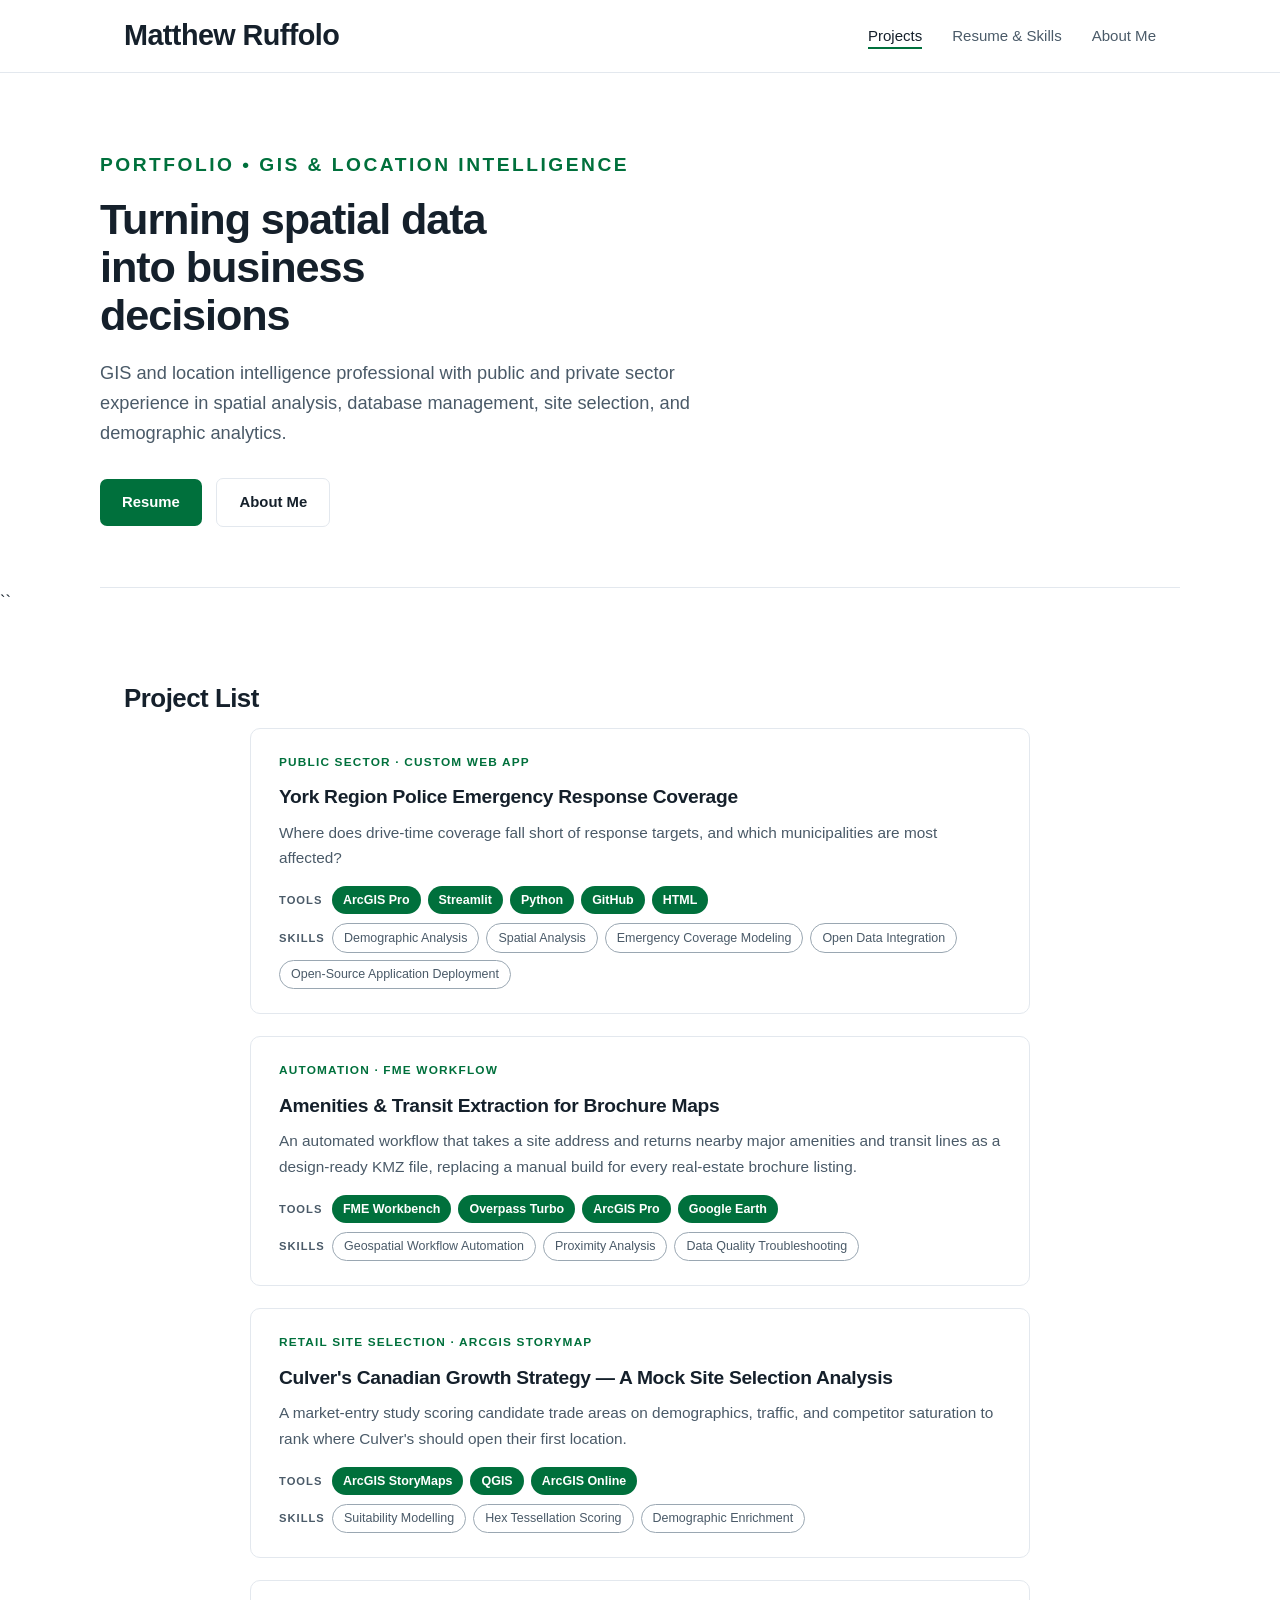
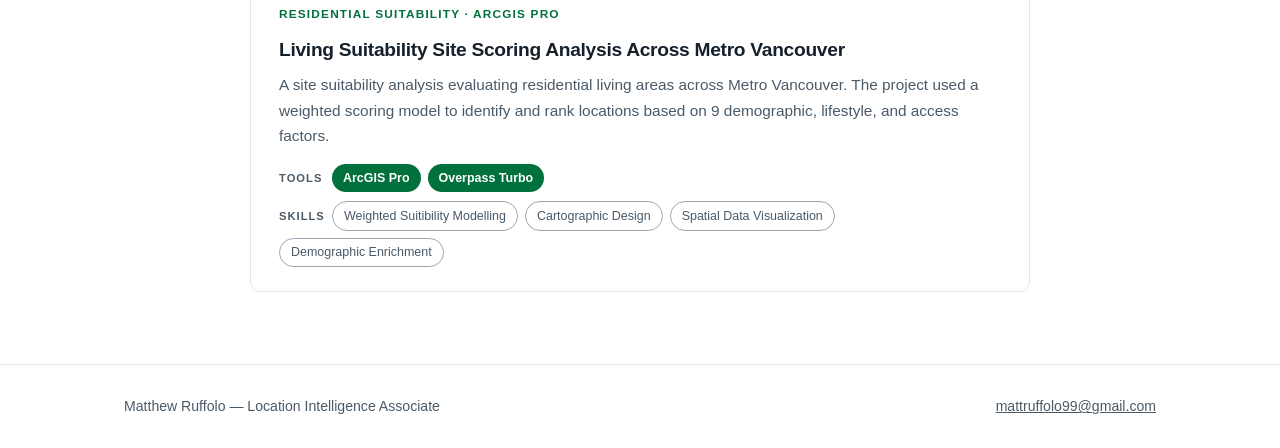
<file: index.html>
<!DOCTYPE html>
<html lang="en">
<head>
<meta charset="utf-8">
<meta name="viewport" content="width=device-width, initial-scale=1">
<title>Matthew Ruffolo — GIS & Location Intelligence</title>
<link rel="stylesheet" href="assets/css/style.css">
</head>
<body>

<header class="site">
  <div class="wrap nav">
    <a class="brand" href="index.html">Matthew Ruffolo</a>

    <ul>
      <li><a class="navlink active" href="index.html">Projects</a></li>
      <li><a class="navlink" href="resume.html">Resume &amp; Skills</a></li>
      <li><a class="navlink" href="about.html">About Me</a></li>
    </ul>
  </div>
</header>

<div class="wrap hero">

  <p class="eyebrow">
    Portfolio • GIS &amp; Location Intelligence
  </p>

  <h1>Turning spatial data into business decisions</h1>

  <p class="lede">
    GIS and location intelligence professional with public and private sector experience in spatial analysis, database management, site selection, and demographic analytics.
  </p>

  <a class="btn" href="resume.html">Resume</a>
  <a class="btn ghost" href="about.html">About Me</a>

</div>
``
  
<section class="band">
  <div class="wrap">
    <h2 class="sec">Project List</h2>

    <div class="cards">

 <a class="card" href="projects/york-region-police.html">
       <div class="body">
          <p class="kicker">Public Sector &middot; Custom Web App</p>
          <h3>York Region Police Emergency Response Coverage</h3>
          <p class="blurb">Where does drive-time coverage fall short of response targets, and which municipalities are most affected?</p>
          <div class="tagrow">
            <span class="label">Tools</span>
            <span class="pill tool">ArcGIS Pro</span>
            <span class="pill tool">Streamlit</span>
            <span class="pill tool">Python</span>
            <span class="pill tool">GitHub</span>
            <span class="pill tool">HTML</span>
          </div>
          <div class="tagrow">
            <span class="label">Skills</span>
            <span class="pill skill">Demographic Analysis</span>
            <span class="pill skill">Spatial Analysis</span>
            <span class="pill skill">Emergency Coverage Modeling</span>
            <span class="pill skill">Open Data Integration</span>
            <span class="pill skill">Open-Source Application Deployment</span>
          </div>
        </div>
      </a>

      <a class="card" href="projects/fme-amenities-transit.html">
        <div class="body">
          <p class="kicker">Automation &middot; FME Workflow</p>
          <h3>Amenities &amp; Transit Extraction for Brochure Maps</h3>
          <p class="blurb">An automated workflow that takes a site address and returns nearby major amenities and transit lines as a design-ready KMZ file, replacing a manual build for every real-estate brochure listing.</p>
          <div class="tagrow">
            <span class="label">Tools</span>
            <span class="pill tool">FME Workbench</span>
            <span class="pill tool">Overpass Turbo</span>
            <span class="pill tool">ArcGIS Pro</span>
            <span class="pill tool">Google Earth</span>
          </div>
          <div class="tagrow">
            <span class="label">Skills</span>
            <span class="pill skill">Geospatial Workflow Automation</span>
            <span class="pill skill">Proximity Analysis</span>
            <span class="pill skill">Data Quality Troubleshooting</span>
          </div>
        </div>
      </a>

      <a class="card" href="projects/culvers-site-selection.html">
        <div class="body">
          <p class="kicker">Retail Site Selection &middot; ArcGIS StoryMap</p>
          <h3>Culver's Canadian Growth Strategy — A Mock Site Selection Analysis</h3>
          <p class="blurb">A market-entry study scoring candidate trade areas on demographics, traffic, and competitor saturation to rank where Culver's should open their first location.</p>
          <div class="tagrow">
            <span class="label">Tools</span>
            <span class="pill tool">ArcGIS StoryMaps</span>
            <span class="pill tool">QGIS</span>
            <span class="pill tool">ArcGIS Online</span>
          </div>
          <div class="tagrow">
            <span class="label">Skills</span>
            <span class="pill skill">Suitability Modelling</span>
            <span class="pill skill">Hex Tessellation Scoring</span>
            <span class="pill skill">Demographic Enrichment</span>
          </div>
        </div>
      </a>

      <a class="card" href="projects/living_suitability_score.html">
        <div class="body">
          <p class="kicker">Residential Suitability &middot; ArcGIS Pro</p>
          <h3>Living Suitability Site Scoring Analysis Across Metro Vancouver</h3>
          <p class="blurb">A site suitability analysis evaluating residential living areas across Metro Vancouver. The project used a weighted scoring model to identify and rank locations based on 9 demographic, lifestyle, and access factors.</p>
          <div class="tagrow">
            <span class="label">Tools</span>
            <span class="pill tool">ArcGIS Pro</span>
            <span class="pill tool">Overpass Turbo</span>
          </div>
          <div class="tagrow">
            <span class="label">Skills</span>
            <span class="pill skill">Weighted Suitibility Modelling</span>
            <span class="pill skill">Cartographic Design</span>
            <span class="pill skill">Spatial Data Visualization</span>
             <span class="pill skill">Demographic Enrichment</span>
          </div>
        </div>
      </a>

    </div>
  </div>
</section>

<footer class="site">
  <div class="wrap" style="display:flex;justify-content:space-between;flex-wrap:wrap;gap:10px;">
    <span>Matthew Ruffolo — Location Intelligence Associate</span>
    <span><a href="mailto:mattruffolo99@gmail.com">mattruffolo99@gmail.com</a></span>
  </div>
</footer>

</body>
</html>
</file>
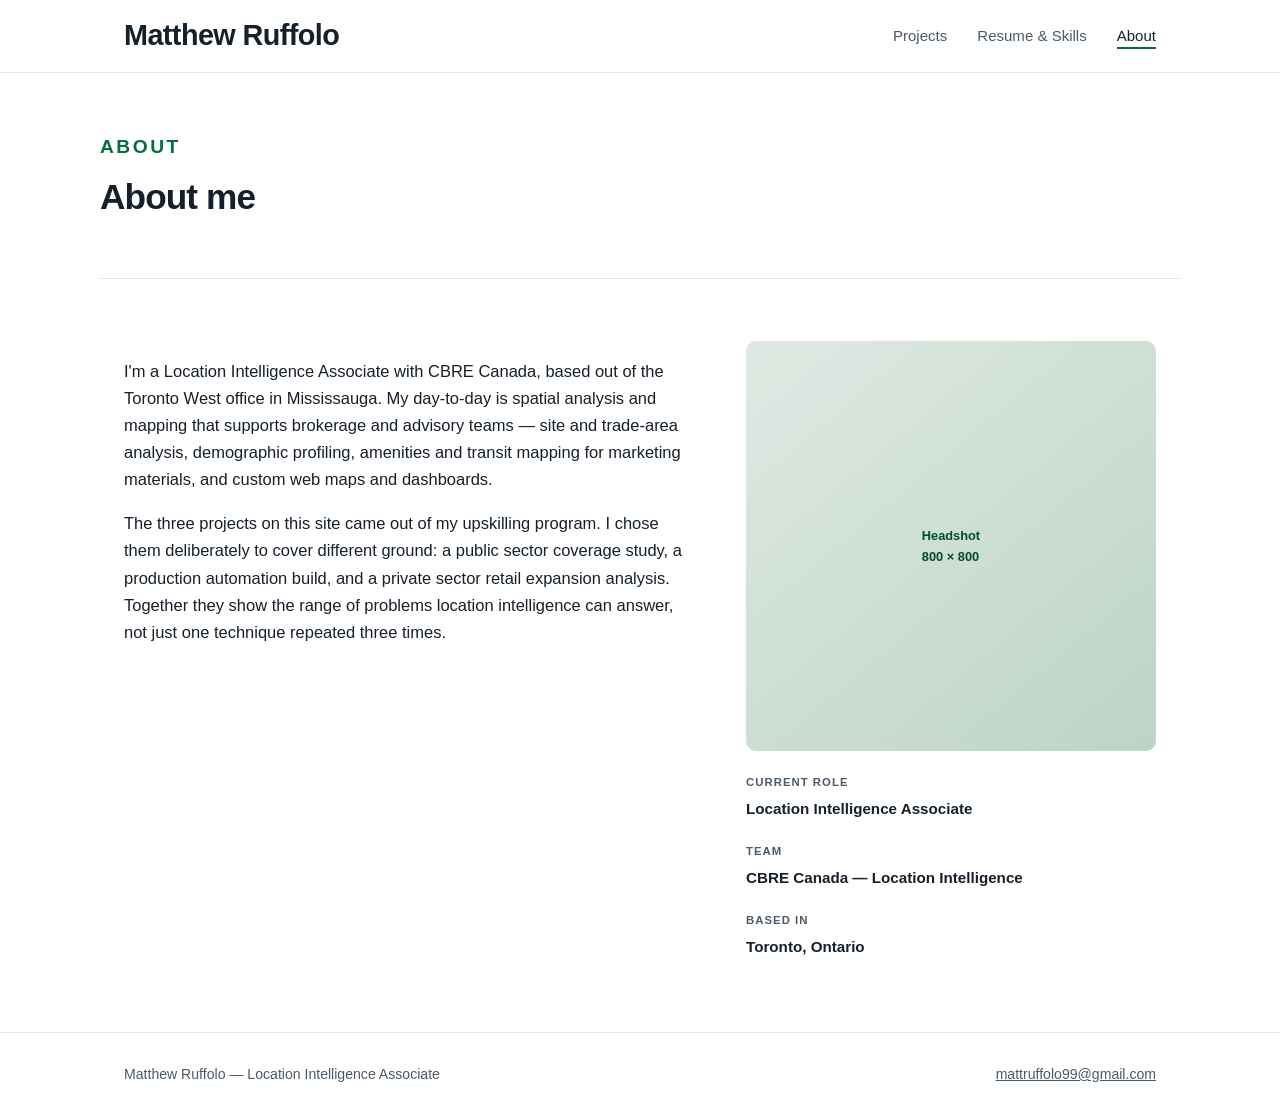
<file: about.html>
<!DOCTYPE html>
<html lang="en">
<head>
<meta charset="utf-8">
<meta name="viewport" content="width=device-width, initial-scale=1">
<title>About — Matthew Ruffolo</title>
<link rel="stylesheet" href="assets/css/style.css">
</head>
<body>

<header class="site">
  <div class="wrap nav">
    <a class="brand" href="index.html">Matthew Ruffolo</a>
    <ul>
      <li><a class="navlink" href="index.html">Projects</a></li>
      <li><a class="navlink" href="resume.html">Resume &amp; Skills</a></li>
      <li><a class="navlink active" href="about.html">About</a></li>
    </ul>
  </div>
</header>
<div class="wrap hero" style="padding:58px 0 44px;">
  <p class="eyebrow">About</p>
  <h1 style="font-size:2.2rem;max-width:22ch;">About me</h1>
</div>

<section class="band">
  <div class="wrap two-col">
    <div class="step-block">
      <p>I'm a Location Intelligence Associate with CBRE Canada, based out of the Toronto West office in Mississauga. My day-to-day is spatial analysis and mapping that supports brokerage and advisory teams — site and trade-area analysis, demographic profiling, amenities and transit mapping for marketing materials, and custom web maps and dashboards.</p>

      <p>The three projects on this site came out of my upskilling program. I chose them deliberately to cover different ground: a public sector coverage study, a production automation build, and a private sector retail expansion analysis. Together they show the range of problems location intelligence can answer, not just one technique repeated three times.</p>

    </div>
    <div>
      <div class="portrait">Headshot<br>800 &times; 800</div>
      <div class="meta" style="margin-top:22px;border-top:0;padding-top:0;grid-template-columns:1fr;">
        <div><span>Current Role</span><strong>Location Intelligence Associate</strong></div>
        <div><span>Team</span><strong>CBRE Canada — Location Intelligence</strong></div>
        <div><span>Based in</span><strong>Toronto, Ontario</strong></div>
      </div>
    </div>
  </div>
</section>

<footer class="site">
  <div class="wrap" style="display:flex;justify-content:space-between;flex-wrap:wrap;gap:10px;">
    <span>Matthew Ruffolo — Location Intelligence Associate</span>
    <span><a href="mailto:mattruffolo99@gmail.com">mattruffolo99@gmail.com</a></span>
  </div>
</footer>

</body>
</html>
</file>
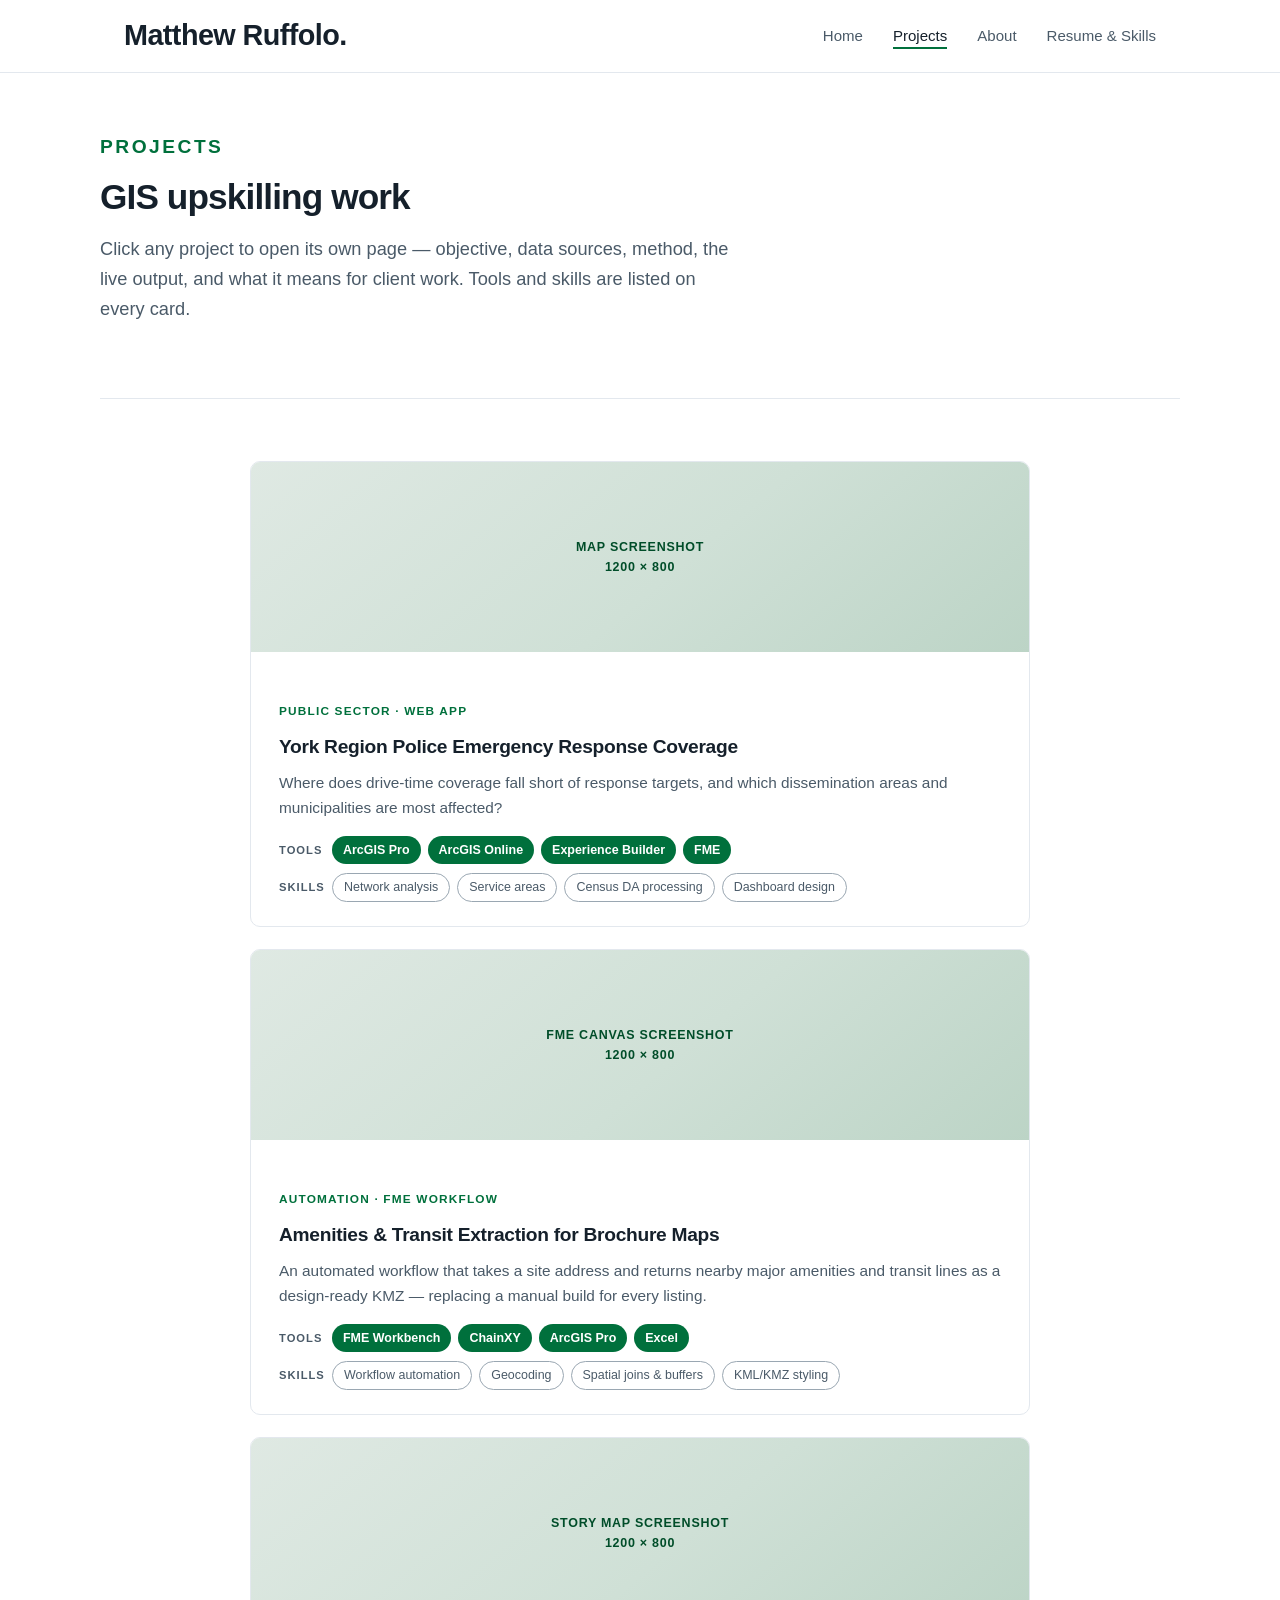
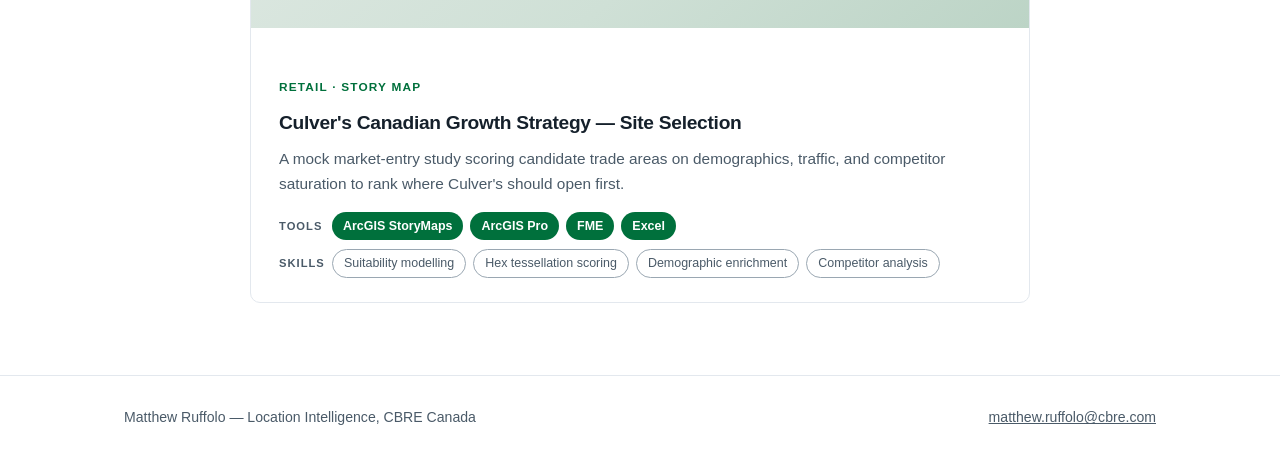
<file: projects.html>
<!DOCTYPE html>
<html lang="en">
<head>
<meta charset="utf-8">
<meta name="viewport" content="width=device-width, initial-scale=1">
<title>Projects — Matthew Ruffolo</title>
<link rel="stylesheet" href="assets/css/style.css">
</head>
<body>

<header class="site">
  <div class="wrap nav">
    <a class="brand" href="index.html">Matthew Ruffolo<span>.</span></a>
    <ul>
      <li><a class="navlink" href="index.html">Home</a></li>
      <li><a class="navlink active" href="projects.html">Projects</a></li>
      <li><a class="navlink" href="about.html">About</a></li>
      <li><a class="navlink" href="resume.html">Resume &amp; Skills</a></li>
    </ul>
  </div>
</header>

<div class="wrap hero" style="padding:58px 0 44px;">
  <p class="eyebrow">Projects</p>
  <h1 style="font-size:2.2rem;max-width:24ch;">GIS upskilling work</h1>
  <p class="lede">Click any project to open its own page — objective, data sources, method, the live output, and what it means for client work. Tools and skills are listed on every card.</p>
</div>

<section class="band">
  <div class="wrap">
    <div class="cards">

      <a class="card" href="projects/york-region-police.html">
        <div class="thumb">Map screenshot<br>1200 &times; 800</div>
        <div class="body">
          <p class="kicker">Public Sector · Web App</p>
          <h3>York Region Police Emergency Response Coverage</h3>
          <p class="blurb">Where does drive-time coverage fall short of response targets, and which dissemination areas and municipalities are most affected?</p>
          <div class="tagrow">
            <span class="label">Tools</span>
            <span class="pill tool">ArcGIS Pro</span>
            <span class="pill tool">ArcGIS Online</span>
            <span class="pill tool">Experience Builder</span>
            <span class="pill tool">FME</span>
          </div>
          <div class="tagrow">
            <span class="label">Skills</span>
            <span class="pill skill">Network analysis</span>
            <span class="pill skill">Service areas</span>
            <span class="pill skill">Census DA processing</span>
            <span class="pill skill">Dashboard design</span>
          </div>
        </div>
      </a>

      <a class="card" href="projects/fme-amenities-transit.html">
        <div class="thumb">FME canvas screenshot<br>1200 &times; 800</div>
        <div class="body">
          <p class="kicker">Automation · FME Workflow</p>
          <h3>Amenities &amp; Transit Extraction for Brochure Maps</h3>
          <p class="blurb">An automated workflow that takes a site address and returns nearby major amenities and transit lines as a design-ready KMZ — replacing a manual build for every listing.</p>
          <div class="tagrow">
            <span class="label">Tools</span>
            <span class="pill tool">FME Workbench</span>
            <span class="pill tool">ChainXY</span>
            <span class="pill tool">ArcGIS Pro</span>
            <span class="pill tool">Excel</span>
          </div>
          <div class="tagrow">
            <span class="label">Skills</span>
            <span class="pill skill">Workflow automation</span>
            <span class="pill skill">Geocoding</span>
            <span class="pill skill">Spatial joins &amp; buffers</span>
            <span class="pill skill">KML/KMZ styling</span>
          </div>
        </div>
      </a>

      <a class="card" href="projects/culvers-site-selection.html">
        <div class="thumb">Story map screenshot<br>1200 &times; 800</div>
        <div class="body">
          <p class="kicker">Retail · Story Map</p>
          <h3>Culver's Canadian Growth Strategy — Site Selection</h3>
          <p class="blurb">A mock market-entry study scoring candidate trade areas on demographics, traffic, and competitor saturation to rank where Culver's should open first.</p>
          <div class="tagrow">
            <span class="label">Tools</span>
            <span class="pill tool">ArcGIS StoryMaps</span>
            <span class="pill tool">ArcGIS Pro</span>
            <span class="pill tool">FME</span>
            <span class="pill tool">Excel</span>
          </div>
          <div class="tagrow">
            <span class="label">Skills</span>
            <span class="pill skill">Suitability modelling</span>
            <span class="pill skill">Hex tessellation scoring</span>
            <span class="pill skill">Demographic enrichment</span>
            <span class="pill skill">Competitor analysis</span>
          </div>
        </div>
      </a>

    </div>
  </div>
</section>

<footer class="site">
  <div class="wrap" style="display:flex;justify-content:space-between;width:100%;flex-wrap:wrap;gap:10px;">
    <span>Matthew Ruffolo — Location Intelligence, CBRE Canada</span>
    <span><a href="mailto:matthew.ruffolo@cbre.com">matthew.ruffolo@cbre.com</a></span>
  </div>
</footer>

</body>
</html>
</file>
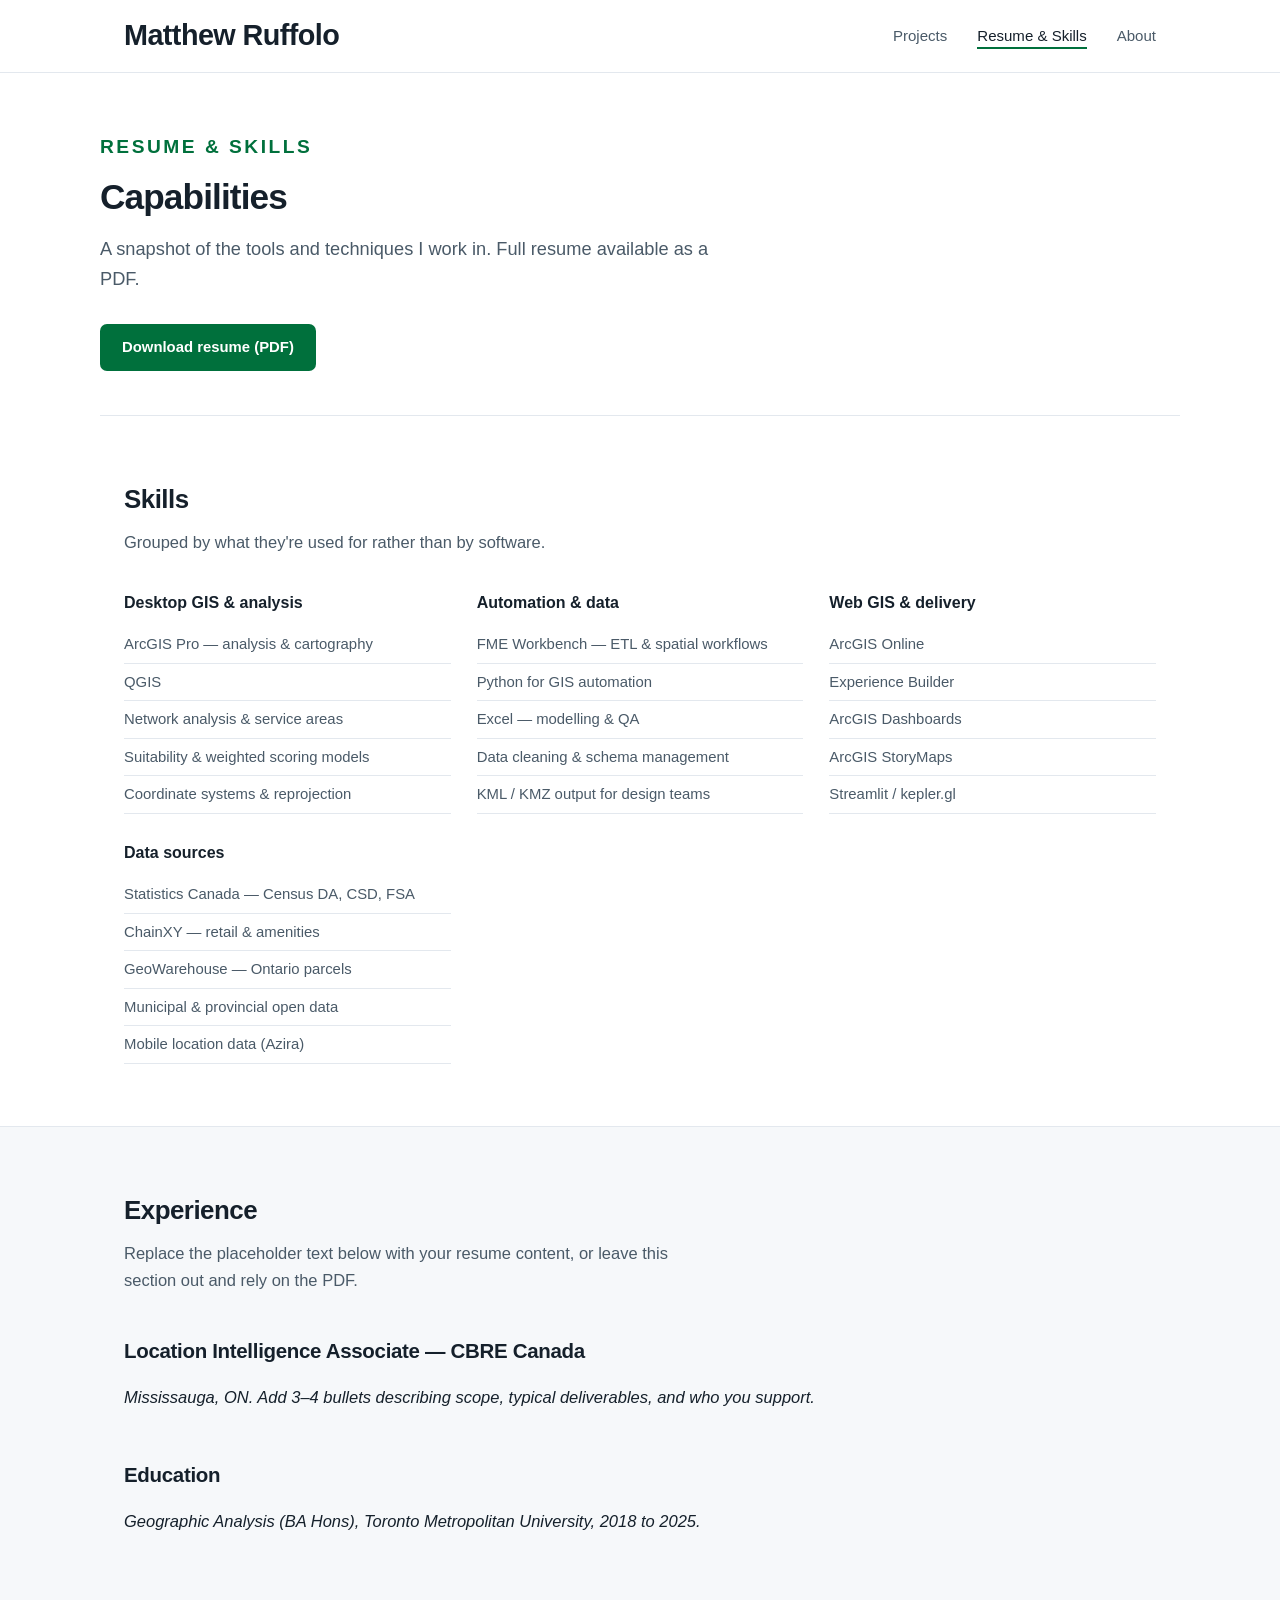
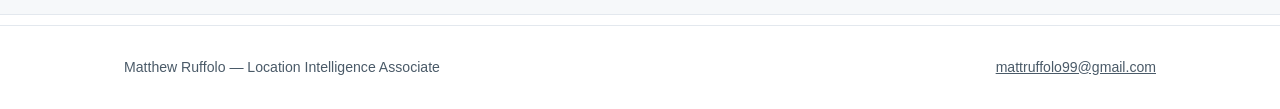
<file: resume.html>
<!DOCTYPE html>
<html lang="en">
<head>
<meta charset="utf-8">
<meta name="viewport" content="width=device-width, initial-scale=1">
<title>Resume & Skills — Matthew Ruffolo</title>
<link rel="stylesheet" href="assets/css/style.css">
</head>
<body>

<header class="site">
  <div class="wrap nav">
    <a class="brand" href="index.html">Matthew Ruffolo</a>
    <ul>
      <li><a class="navlink" href="index.html">Projects</a></li>
      <li><a class="navlink active" href="resume.html">Resume &amp; Skills</a></li>
      <li><a class="navlink" href="about.html">About</a></li>
    </ul>
  </div>
</header>
<div class="wrap hero" style="padding:58px 0 44px;">
  <p class="eyebrow">Resume &amp; Skills</p>
  <h1 style="font-size:2.2rem;max-width:24ch;">Capabilities</h1>
  <p class="lede">A snapshot of the tools and techniques I work in. Full resume available as a PDF.</p>
  <a class="btn" href="assets/Matthew_Ruffolo_Resume.pdf">Download resume (PDF)</a>
</div>

<section class="band">
  <div class="wrap">
    <h2 class="sec">Skills</h2>
    <p class="sec-sub">Grouped by what they're used for rather than by software.</p>
    <div class="skillgrid">
      <div>
        <h3>Desktop GIS &amp; analysis</h3>
        <ul>
          <li>ArcGIS Pro — analysis &amp; cartography</li>
          <li>QGIS</li>
          <li>Network analysis &amp; service areas</li>
          <li>Suitability &amp; weighted scoring models</li>
          <li>Coordinate systems &amp; reprojection</li>
        </ul>
      </div>
      <div>
        <h3>Automation &amp; data</h3>
        <ul>
          <li>FME Workbench — ETL &amp; spatial workflows</li>
          <li>Python for GIS automation</li>
          <li>Excel — modelling &amp; QA</li>
          <li>Data cleaning &amp; schema management</li>
          <li>KML / KMZ output for design teams</li>
        </ul>
      </div>
      <div>
        <h3>Web GIS &amp; delivery</h3>
        <ul>
          <li>ArcGIS Online</li>
          <li>Experience Builder</li>
          <li>ArcGIS Dashboards</li>
          <li>ArcGIS StoryMaps</li>
          <li>Streamlit / kepler.gl</li>
        </ul>
      </div>
      <div>
        <h3>Data sources</h3>
        <ul>
          <li>Statistics Canada — Census DA, CSD, FSA</li>
          <li>ChainXY — retail &amp; amenities</li>
          <li>GeoWarehouse — Ontario parcels</li>
          <li>Municipal &amp; provincial open data</li>
          <li>Mobile location data (Azira)</li>
        </ul>
      </div>
    </div>
  </div>
</section>

<section class="band alt">
  <div class="wrap">
    <h2 class="sec">Experience</h2>
    <p class="sec-sub">Replace the placeholder text below with your resume content, or leave this section out and rely on the PDF.</p>
    <div class="step-block">
      <h2>Location Intelligence Associate — CBRE Canada</h2>
      <p><em>Mississauga, ON. Add 3–4 bullets describing scope, typical deliverables, and who you support.</em></p>
      <h2>Education</h2>
      <p><em>Geographic Analysis (BA Hons), Toronto Metropolitan University, 2018 to 2025.</em></p>
    </div>
  </div>
</section>

<footer class="site">
  <div class="wrap" style="display:flex;justify-content:space-between;flex-wrap:wrap;gap:10px;">
    <span>Matthew Ruffolo — Location Intelligence Associate</span>
    <span><a href="mailto:mattruffolo99@gmail.com">mattruffolo99@gmail.com</a></span>
  </div>
</footer>

</body>
</html>
</file>
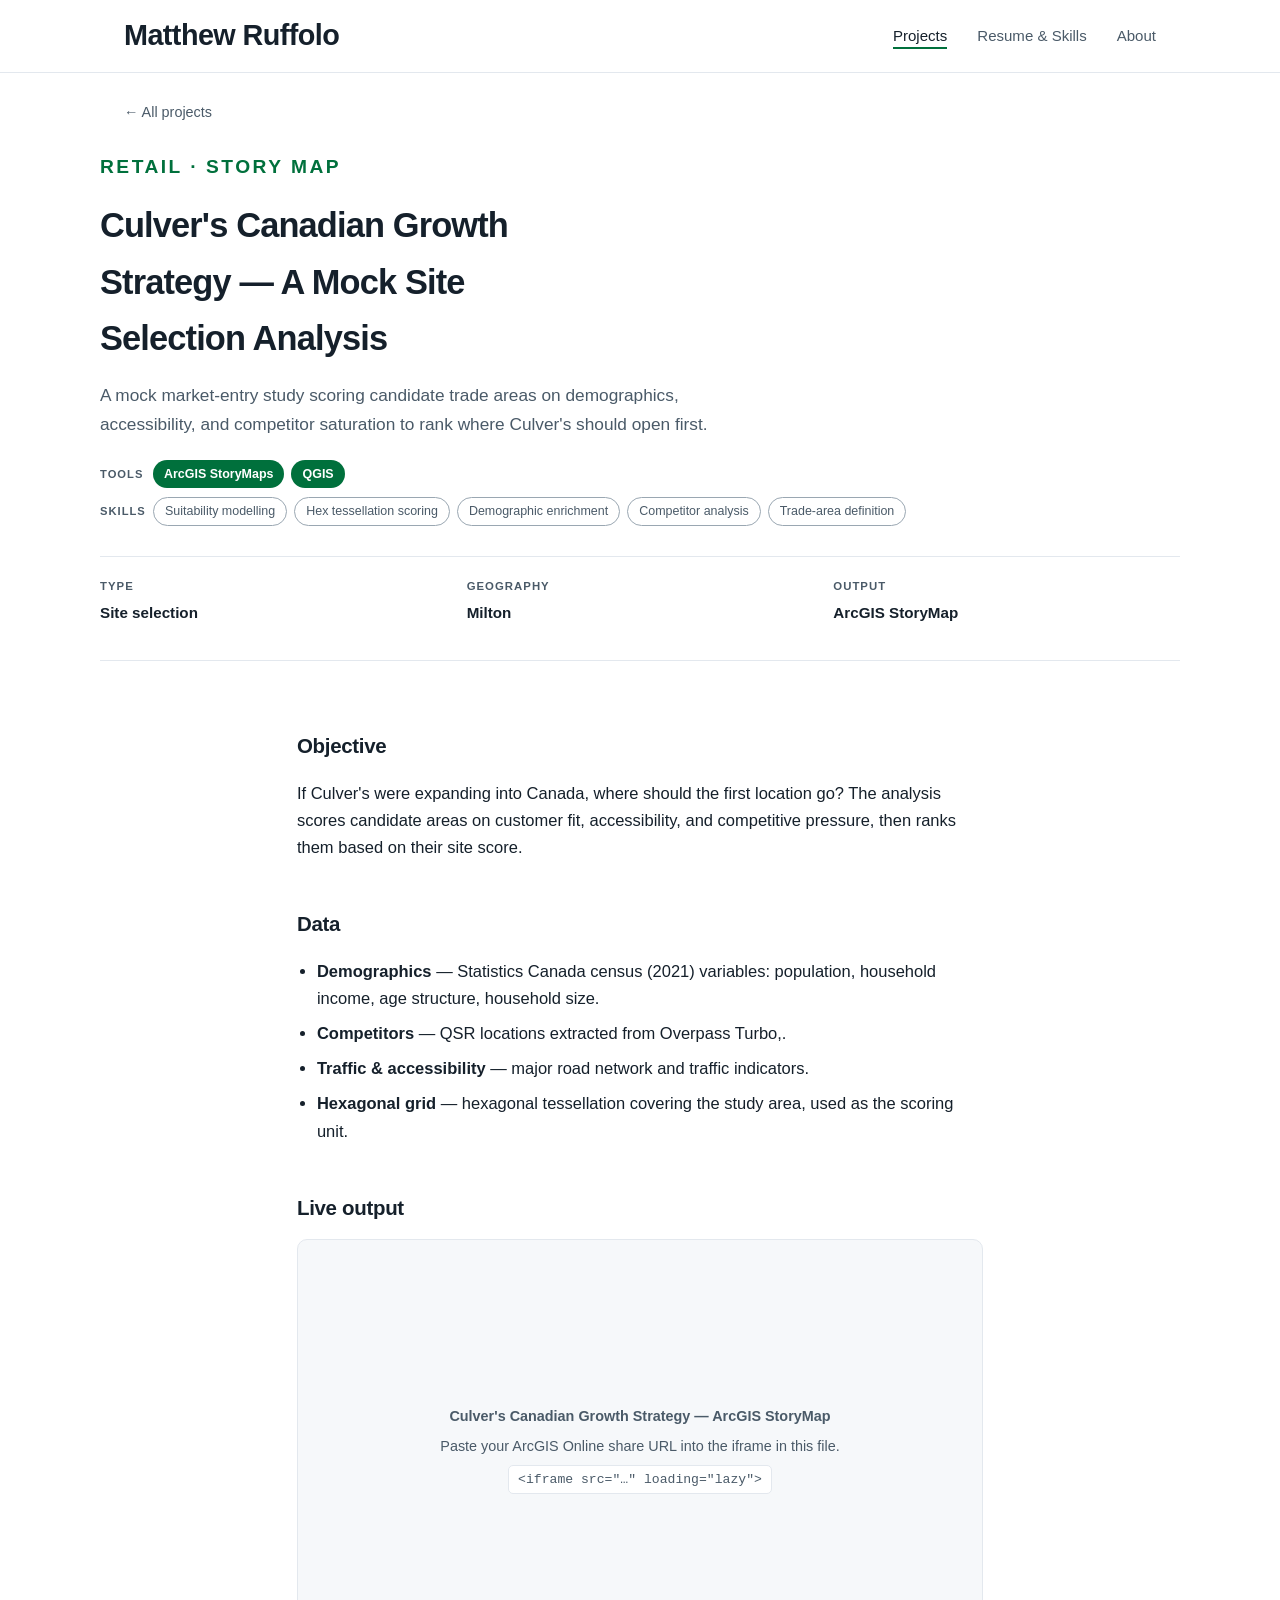
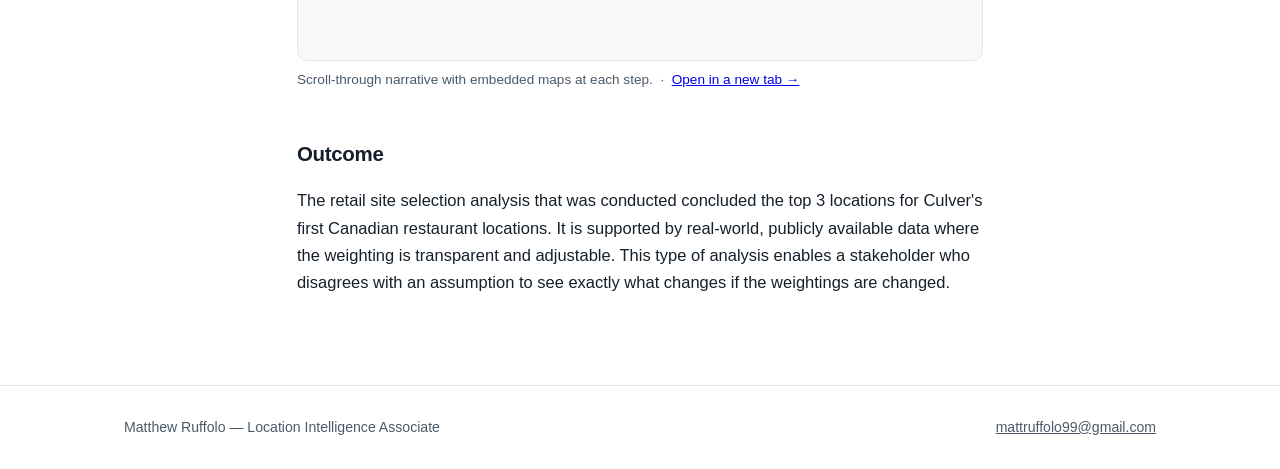
<file: projects/culvers-site-selection.html>
<!DOCTYPE html>
<html lang="en">
<head>
<meta charset="utf-8">
<meta name="viewport" content="width=device-width, initial-scale=1">
<title>Culver's Site Selection — Matthew Ruffolo</title>
<link rel="stylesheet" href="../assets/css/style.css">
</head>
<body>

<header class="site">
  <div class="wrap nav">
    <a class="brand" href="../index.html">Matthew Ruffolo</a>
    <ul>
      <li><a class="navlink active" href="../index.html">Projects</a></li>
      <li><a class="navlink" href="../resume.html">Resume &amp; Skills</a></li>
      <li><a class="navlink" href="../about.html">About</a></li>
    </ul>
  </div>
</header>

<div class="wrap">
  <a class="back" href="../index.html">&larr; All projects</a>
</div>

<div class="wrap proj-head">
  <p class="eyebrow">Retail &middot; Story Map</p>
  <h1>Culver's Canadian Growth Strategy — A Mock Site Selection Analysis</h1>
  <p class="lede">A mock market-entry study scoring candidate trade areas on demographics, accessibility, and competitor saturation to rank where Culver's should open first.</p>
  <div class="tagrow">
    <span class="label">Tools</span>
    <span class="pill tool">ArcGIS StoryMaps</span>
    <span class="pill tool">QGIS</span>
  </div>
  <div class="tagrow">
    <span class="label">Skills</span>
    <span class="pill skill">Suitability modelling</span>
    <span class="pill skill">Hex tessellation scoring</span>
    <span class="pill skill">Demographic enrichment</span>
    <span class="pill skill">Competitor analysis</span>
    <span class="pill skill">Trade-area definition</span>
  </div>
  <div class="meta">
    <div><span>Type</span><strong>Site selection</strong></div>
    <div><span>Geography</span><strong>Milton</strong></div>
    <div><span>Output</span><strong>ArcGIS StoryMap</strong></div>
  </div>
</div>

<section class="band">
  <div class="wrap step-block">
    <h2>Objective</h2>
    <p>If Culver's were expanding into Canada, where should the first location go? The analysis scores candidate areas on customer fit, accessibility, and competitive pressure, then ranks them based on their site score.</p>

    <h2>Data</h2>
    <ul>
      <li><strong>Demographics</strong> — Statistics Canada census (2021) variables: population, household income, age structure, household size.</li>
      <li><strong>Competitors</strong> — QSR locations extracted from Overpass Turbo,.</li>
      <li><strong>Traffic &amp; accessibility</strong> — major road network and traffic indicators.</li>
      <li><strong>Hexagonal grid</strong> — hexagonal tessellation covering the study area, used as the scoring unit.</li>
    </ul>

<h2>Live output</h2>
    <div class="embed">
      <!-- Replace this placeholder block with your iframe:
           <iframe src="PASTE_ARCGIS_ONLINE_URL" loading="lazy" allowfullscreen></iframe> -->
      <div class="placeholder">
        <strong>Culver's Canadian Growth Strategy — ArcGIS StoryMap</strong>
        <span>Paste your ArcGIS Online share URL into the iframe in this file.</span>
        <code>&lt;iframe src="…" loading="lazy"&gt;</code>
      </div>
    </div>
    <p class="embed-note">Scroll-through narrative with embedded maps at each step. &nbsp;·&nbsp; <a href="#">Open in a new tab &rarr;</a></p>

    <h2>Outcome</h2>
    <p>The retail site selection analysis that was conducted concluded the top 3 locations for Culver's first Canadian restaurant locations. It is supported by real-world, publicly available data where the weighting is transparent and adjustable. This type of analysis enables a stakeholder who disagrees with an assumption to see exactly what changes if the weightings are changed.</p>

  </div>
</section>

<footer class="site">
  <div class="wrap" style="display:flex;justify-content:space-between;flex-wrap:wrap;gap:10px;">
    <span>Matthew Ruffolo — Location Intelligence Associate</span>
    <span><a href="mailto:mattruffolo99@gmail.com">mattruffolo99@gmail.com</a></span>
  </div>
</footer>

</body>
</html>
</file>
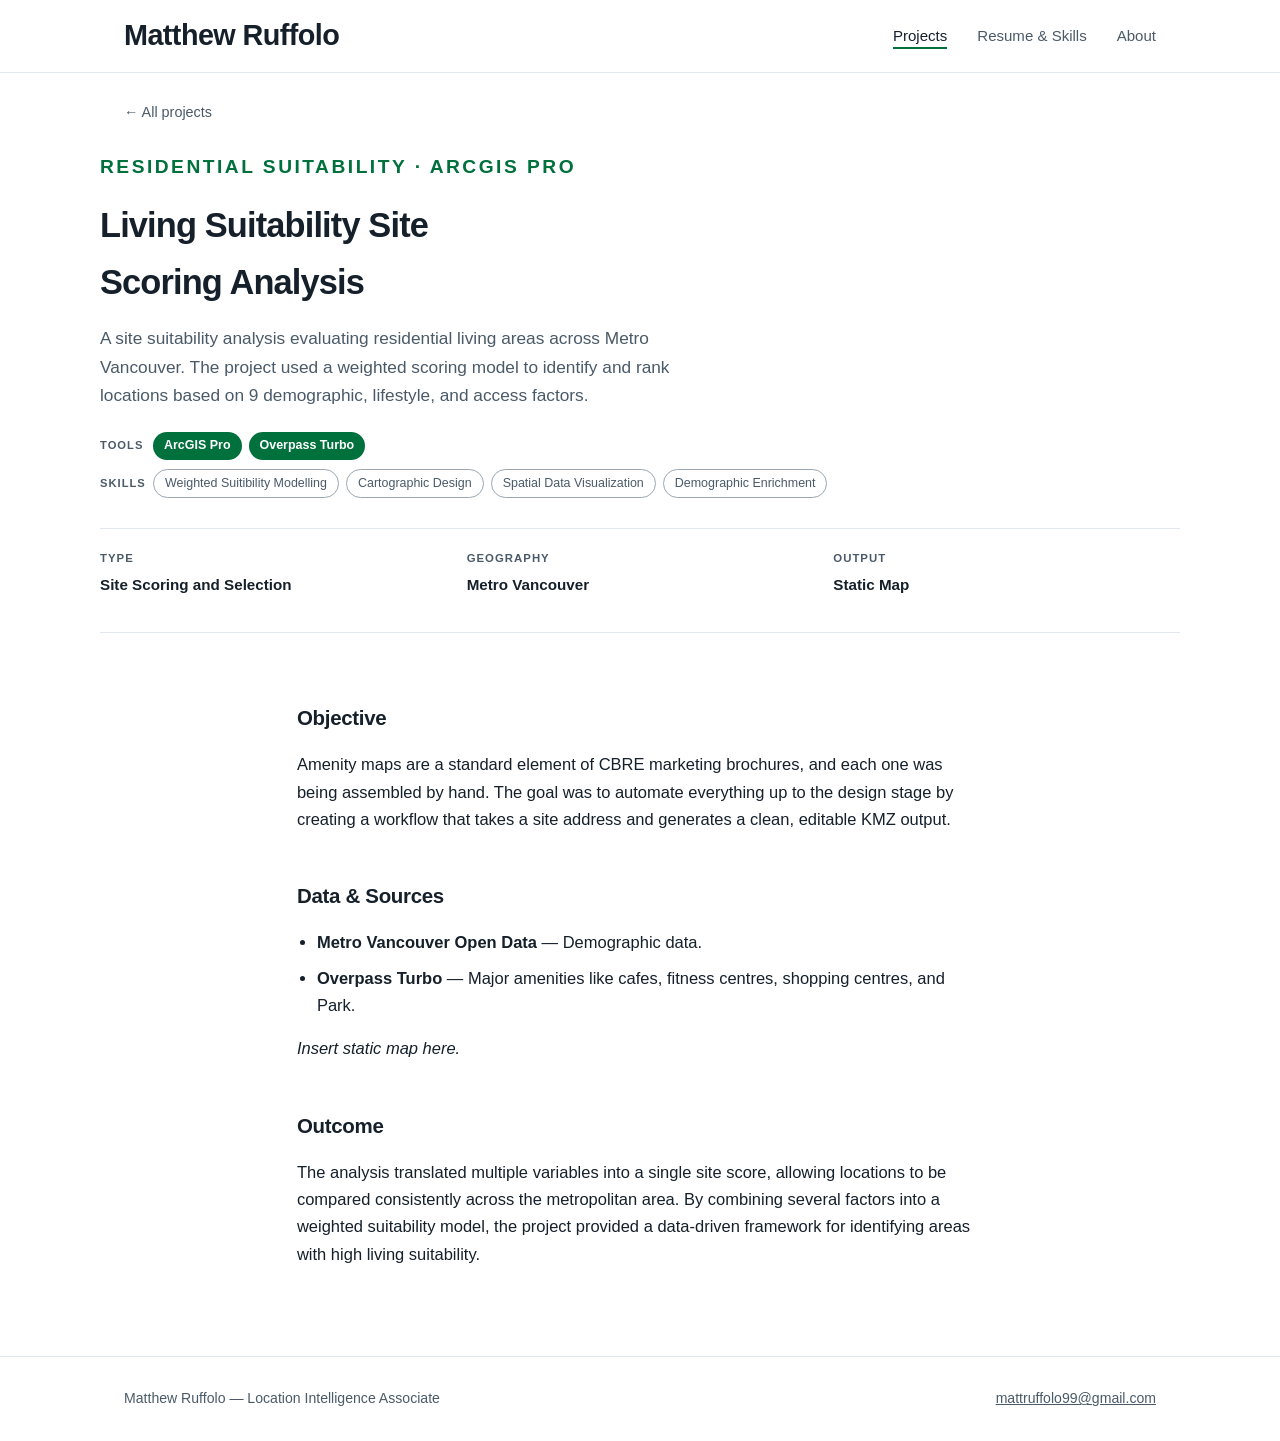
<file: projects/living_suitability_score.html>
<!DOCTYPE html>
<html lang="en">
<head>
<meta charset="utf-8">
<meta name="viewport" content="width=device-width, initial-scale=1">
<title>Amenities & Transit FME Workflow — Matthew Ruffolo</title>
<link rel="stylesheet" href="../assets/css/style.css">
</head>
<body>

<header class="site">
  <div class="wrap nav">
    <a class="brand" href="../index.html">Matthew Ruffolo</a>
    <ul>
      <li><a class="navlink active" href="../index.html">Projects</a></li>
      <li><a class="navlink" href="../resume.html">Resume &amp; Skills</a></li>
      <li><a class="navlink" href="../about.html">About</a></li>
    </ul>
  </div>
</header>

<div class="wrap">
  <a class="back" href="../index.html">&larr; All projects</a>
</div>

<div class="wrap proj-head">
  <p class="eyebrow"> Residential Suitability &middot; ArcGIS Pro</p>
  <h1>Living Suitability Site Scoring Analysis</h1>
  <p class="lede">A site suitability analysis evaluating residential living areas across Metro Vancouver. The project used a weighted scoring model to identify and rank locations based on 9 demographic, lifestyle, and access factors.</p>
  <div class="tagrow">
    <span class="label">Tools</span>
    <span class="pill tool">ArcGIS Pro</span>
     <span class="pill tool">Overpass Turbo</span>
  </div>
  <div class="tagrow">
    <span class="label">Skills</span>
    <span class="pill skill">Weighted Suitibility Modelling</span>
    <span class="pill skill">Cartographic Design</span>
    <span class="pill skill">Spatial Data Visualization</span>
    <span class="pill skill">Demographic Enrichment</span>
  </div>
  <div class="meta">
    <div><span>Type</span><strong>Site Scoring and Selection</strong></div>
    <div><span>Geography</span><strong>Metro Vancouver</strong></div>
    <div><span>Output</span><strong>Static Map</strong></div>
  </div>
</div>

<section class="band">
  <div class="wrap step-block">
    <h2>Objective</h2>
    <p>Amenity maps are a standard element of CBRE marketing brochures, and each one was being assembled by hand. The goal was to automate everything up to the design stage by creating a workflow that takes a site address and generates a clean, editable KMZ output.</p>

    <h2>Data & Sources</h2>
    <ul>
      <li><strong>Metro Vancouver Open Data</strong> — Demographic data.</li>
      <li><strong>Overpass Turbo</strong> — Major amenities like cafes, fitness centres, shopping centres, and Park.</li>
    </ul>

    <p><em>Insert static map here.</em></p>

    <h2>Outcome</h2>
    <p>The analysis translated multiple variables into a single site score, allowing locations to be compared consistently across the metropolitan area. By combining several factors into a weighted suitability model, the project provided a data-driven framework for identifying areas with high living suitability.</p>

  </div>
</section>

<footer class="site">
  <div class="wrap" style="display:flex;justify-content:space-between;flex-wrap:wrap;gap:10px;">
    <span>Matthew Ruffolo — Location Intelligence Associate</span>
    <span><a href="mailto:mattruffolo99@gmail.com">mattruffolo99@gmail.com</a></span>
  </div>
</footer>

</body>
</html>
</file>
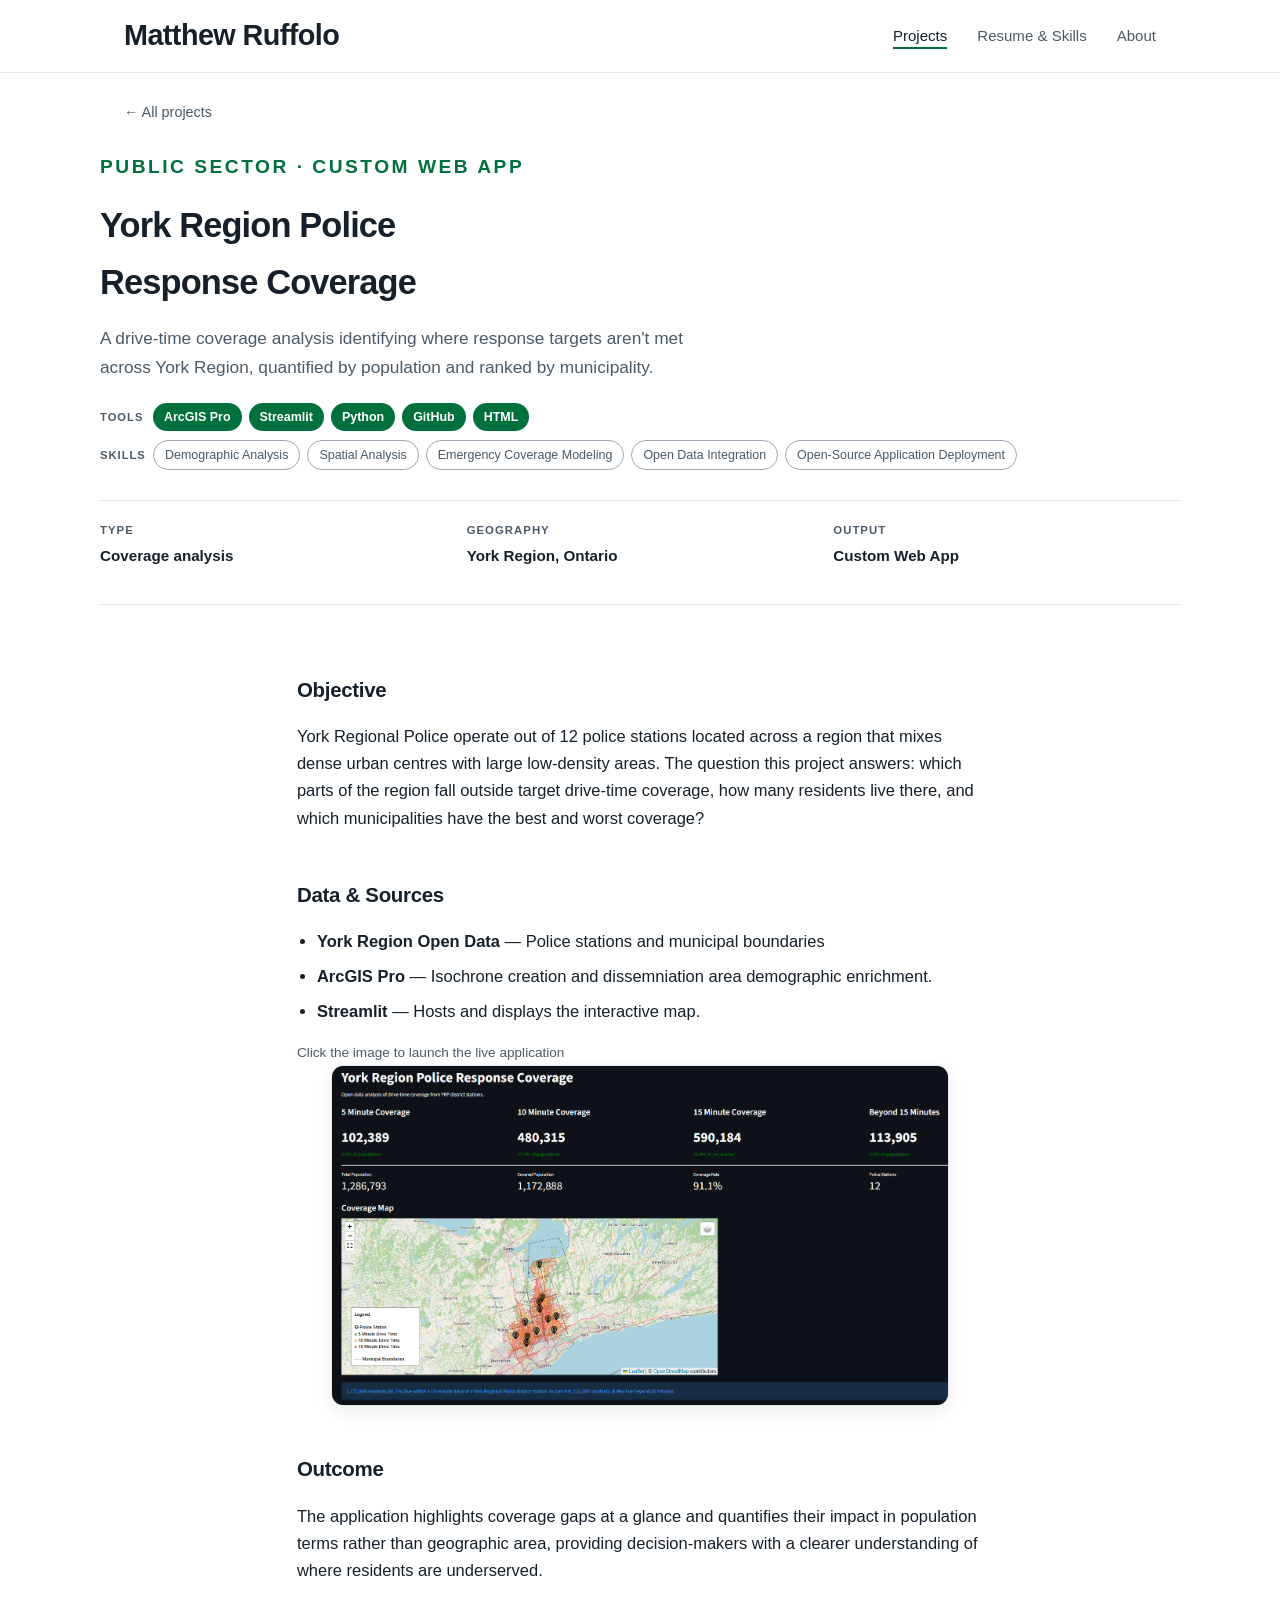
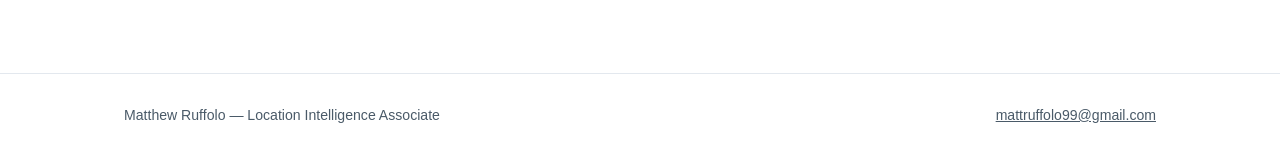
<file: projects/york-region-police.html>
<!DOCTYPE html>
<html lang="en">
<head>
<meta charset="utf-8">
<meta name="viewport" content="width=device-width, initial-scale=1">
<title>York Region Police Coverage — Matthew Ruffolo</title>
<link rel="stylesheet" href="../assets/css/style.css">
</head>
<body>

<header class="site">
  <div class="wrap nav">
    <a class="brand" href="../index.html">Matthew Ruffolo</a>
    <ul>
      <li><a class="navlink active" href="../index.html">Projects</a></li>
      <li><a class="navlink" href="../resume.html">Resume &amp; Skills</a></li>
      <li><a class="navlink" href="../about.html">About</a></li>
    </ul>
  </div>
</header>

<div class="wrap">
  <a class="back" href="../index.html">&larr; All projects</a>
</div>

<div class="wrap proj-head">
  <p class="eyebrow">Public Sector &middot; Custom Web App</p>
  <h1>York Region Police Response Coverage</h1>
  <p class="lede">A drive-time coverage analysis identifying where response targets aren't met across York Region, quantified by population and ranked by municipality.</p>
  <div class="tagrow">
    <span class="label">Tools</span>
    <span class="pill tool">ArcGIS Pro</span>
    <span class="pill tool">Streamlit</span>
    <span class="pill tool">Python</span>
    <span class="pill tool">GitHub</span>
    <span class="pill tool">HTML</span>
  </div>
  <div class="tagrow">
    <span class="label">Skills</span>
    <span class="pill skill">Demographic Analysis</span>
    <span class="pill skill">Spatial Analysis</span>
    <span class="pill skill">Emergency Coverage Modeling</span>
    <span class="pill skill">Open Data Integration</span>
    <span class="pill skill">Open-Source Application Deployment</span>
  </div>
  <div class="meta">
    <div><span>Type</span><strong>Coverage analysis</strong></div>
    <div><span>Geography</span><strong>York Region, Ontario</strong></div>
    <div><span>Output</span><strong>Custom Web App</strong></div>
  </div>
</div>

<section class="band">
  <div class="wrap step-block">
    <h2>Objective</h2>
    <p>York Regional Police operate out of 12 police stations located across a region that mixes dense urban centres with large low-density areas. The question this project answers: which parts of the region fall outside target drive-time coverage, how many residents live there, and which municipalities have the best and worst coverage?</p>

    <h2>Data & Sources</h2>
    <ul>
      <li><strong>York Region Open Data</strong> — Police stations and municipal boundaries</li>
      <li><strong>ArcGIS Pro</strong> — Isochrone creation and dissemniation area demographic enrichment.</li>
      <li><strong>Streamlit</strong> — Hosts and displays the interactive map.</li>
    </ul>

  <p class="embed-note">
  Click the image to launch the live application
  </a>
</p>
    
<div class="feature-image">
  <a href="https://york-emergency-coverage.streamlit.app/"
     target="_blank"
     rel="noopener noreferrer">

    <img
      src="../assets/YorkRegionPoliceCoverage.png"
      alt="York Region Police Coverage Application">

  </a>
</div>

    <h2>Outcome</h2>
    <p>The application highlights coverage gaps at a glance and quantifies their impact in population terms rather than geographic area, providing decision-makers with a clearer understanding of where residents are underserved. </p>

  </div>
</section>

<footer class="site">
  <div class="wrap" style="display:flex;justify-content:space-between;flex-wrap:wrap;gap:10px;">
    <span>Matthew Ruffolo — Location Intelligence Associate</span>
    <span><a href="mattruffolo99@gmail.com">mattruffolo99@gmail.com</a></span>
  </div>
</footer>

</body>
</html>
</file>
<file: assets/css/style.css>
/* ============================================
   GIS Upskilling Portfolio — shared stylesheet
   ============================================ */

:root {
  --ink:        #15202b;
  --ink-soft:   #4a5a68;
  --line:       #e3e8ee;
  --bg:         #ffffff;
  --bg-alt:     #f6f8fa;
  --accent:     #00703c;   /* CBRE green */
  --accent-dk:  #004d29;
  --tool-bg:    #00703c;
  --skill-line: #9aa7b2;
  --radius:     10px;
  --maxw:       1080px;
  --shadow:     0 1px 3px rgba(21,32,43,.08), 0 8px 24px rgba(21,32,43,.06);
}

* { box-sizing: border-box; }

html { scroll-behavior: smooth; }

body {
  margin: 0;
  font-family: -apple-system, BlinkMacSystemFont, "Segoe UI", Inter, Roboto, Helvetica, Arial, sans-serif;
  font-size: 16.5px;
  line-height: 1.65;
  color: var(--ink);
  background: var(--bg);
  -webkit-font-smoothing: antialiased;
}

.wrap { max-width: var(--maxw); margin: 0 auto; padding: 0 24px; }

/* ---------- Header / nav ---------- */

header.site {
  position: sticky;
  top: 0;
  z-index: 50;
  background: rgba(255,255,255,.92);
  backdrop-filter: blur(8px);
  border-bottom: 1px solid var(--line);
}

.nav {
  display: flex;
  align-items: center;
  justify-content: space-between;
  height: 72px;
}

.brand {
  font-weight: 700;
  font-size: 1.8rem;
  letter-spacing: -.02em;
  color: var(--ink);
  text-decoration: none;
}

.nav ul {
  display: flex;
  gap: 30px;
  list-style: none;
  margin: 0;
  padding: 0;
}
.nav a.navlink {
  text-decoration: none;
  color: var(--ink-soft);
  font-size: .94rem;
  font-weight: 500;
  padding-bottom: 3px;
  border-bottom: 2px solid transparent;
}
.nav a.navlink:hover { color: var(--ink); }
.nav a.navlink.active { color: var(--ink); border-bottom-color: var(--accent); }

/* ---------- Hero ---------- */

.hero { padding: 76px 0 60px; border-bottom: 1px solid var(--line); }
.hero h1 {
  font-size: 2.7rem;
  line-height: 1.12;
  letter-spacing: -.025em;
  margin: 0 0 18px;
  max-width: 17ch;
}
.hero p.lede {
  font-size: 1.14rem;
  color: var(--ink-soft);
  max-width: 62ch;
  margin: 0 0 30px;
}
.eyebrow {
  text-transform: uppercase;
  letter-spacing: .13em;
  font-size: 1.2rem;
  font-weight: 700;
  color: var(--accent);
  margin: 0 0 14px;
}

.btn {
  display: inline-block;
  background: var(--accent);
  color: #fff;
  text-decoration: none;
  padding: 11px 22px;
  border-radius: 7px;
  font-weight: 600;
  font-size: .93rem;
  margin-right: 10px;
}
.btn:hover { background: var(--accent-dk); }
.btn.ghost {
  background: transparent;
  color: var(--ink);
  border: 1px solid var(--line);
}
.btn.ghost:hover { border-color: var(--ink-soft); background: var(--bg-alt); }

/* ---------- Sections ---------- */

section.band { padding: 62px 0; }
section.band.alt { background: var(--bg-alt); border-top: 1px solid var(--line); border-bottom: 1px solid var(--line); }

h2.sec {
  font-size: 1.62rem;
  letter-spacing: -.02em;
  margin: 0 0 8px;
}
p.sec-sub { color: var(--ink-soft); margin: 0 0 34px; max-width: 60ch; }

/* ---------- Project cards ---------- */

.cards { display: grid; gap: 22px; }

.card {
  display: grid;
  grid-template-columns: 300px 1fr;
  gap: 26px;
  background: #fff;
  border: 1px solid var(--line);
  border-radius: var(--radius);
  overflow: hidden;
  text-decoration: none;
  color: inherit;
  transition: box-shadow .16s ease, transform .16s ease, border-color .16s ease;
}
.card:hover {
  box-shadow: var(--shadow);
  transform: translateY(-2px);
  border-color: #cfd8e0;
}

.card .thumb {
  background: linear-gradient(140deg, #dfe9e3, #cfe0d6 55%, #bcd4c6);
  min-height: 190px;
  display: flex;
  align-items: center;
  justify-content: center;
  color: var(--accent-dk);
  font-size: .78rem;
  font-weight: 600;
  letter-spacing: .06em;
  text-transform: uppercase;
  text-align: center;
  padding: 12px;
}
.card .thumb img { width: 100%; height: 100%; object-fit: cover; display: block; }

.card .body { padding: 24px 26px 24px 0; }
.card h3 {
  margin: 0 0 7px;
  font-size: 1.2rem;
  letter-spacing: -.015em;
}
.card .kicker {
  font-size: .74rem;
  text-transform: uppercase;
  letter-spacing: .1em;
  color: var(--accent);
  font-weight: 700;
  margin: 0 0 9px;
}
.card p.blurb { margin: 0 0 16px; color: var(--ink-soft); font-size: .96rem; }

/* ---------- Tag rows ---------- */

.tagrow { display: flex; flex-wrap: wrap; align-items: baseline; gap: 7px; margin-top: 9px; }
.tagrow .label {
  font-size: .7rem;
  text-transform: uppercase;
  letter-spacing: .09em;
  font-weight: 700;
  color: var(--ink-soft);
  width: 46px;
  flex: none;
}

.pill {
  font-size: .78rem;
  padding: 3.5px 11px;
  border-radius: 999px;
  font-weight: 600;
  white-space: nowrap;
}
.pill.tool  { background: var(--tool-bg); color: #fff; }
.pill.skill { background: #fff; color: var(--ink-soft); border: 1px solid var(--skill-line); font-weight: 500; }

/* ---------- Project detail page ---------- */

.back { display: inline-block; margin: 28px 0 0; font-size: .9rem; color: var(--ink-soft); text-decoration: none; }
.back:hover { color: var(--accent); }

.proj-head { padding: 26px 0 34px; border-bottom: 1px solid var(--line); }
.proj-head h1 { font-size: 2.15rem; letter-spacing: -.025em; margin: 6px 0 14px; max-width: 22ch; }
.proj-head p.lede { font-size: 1.08rem; color: var(--ink-soft); max-width: 64ch; margin: 0 0 22px; }

.meta {
  display: grid;
  grid-template-columns: repeat(auto-fit, minmax(150px, 1fr));
  gap: 20px;
  margin: 30px 0 0;
  padding: 20px 0 0;
  border-top: 1px solid var(--line);
}
.meta div span {
  display: block;
  font-size: .71rem;
  text-transform: uppercase;
  letter-spacing: .09em;
  color: var(--ink-soft);
  font-weight: 700;
  margin-bottom: 3px;
}
.meta div strong { font-weight: 600; font-size: .95rem; }

.step-block { max-width: 80ch; }
.step-block h2 {
  font-size: 1.28rem;
  letter-spacing: -.015em;
  margin: 40px 0 10px;
  padding-top: 6px;
}
.step-block h2:first-child { margin-top: 0; }
.step-block ol, .step-block ul { padding-left: 20px; }
.step-block li { margin-bottom: 8px; }
.step-block li strong { font-weight: 650; }

/* ---------- Embed ---------- */

.embed {
  border: 1px solid var(--line);
  border-radius: var(--radius);
  overflow: hidden;
  background: var(--bg-alt);
  margin: 14px 0 6px;
}
.embed iframe { width: 100%; height: 620px; border: 0; display: block; }
.embed .placeholder {
  height: 420px;
  display: flex;
  flex-direction: column;
  gap: 6px;
  align-items: center;
  justify-content: center;
  color: var(--ink-soft);
  font-size: .9rem;
  text-align: center;
  padding: 20px;
}
.embed .placeholder code {
  background: #fff;
  border: 1px solid var(--line);
  padding: 3px 9px;
  border-radius: 5px;
  font-size: .82rem;
}
.embed-note { font-size: .85rem; color: var(--ink-soft); margin: 8px 0 0; }

/* ---------- Skills / resume ---------- */

.skillgrid { display: grid; grid-template-columns: repeat(auto-fit, minmax(240px, 1fr)); gap: 26px; }
.skillgrid h3 { font-size: 1rem; margin: 0 0 10px; }
.skillgrid ul { list-style: none; margin: 0; padding: 0; }
.skillgrid li { padding: 6px 0; border-bottom: 1px solid var(--line); font-size: .93rem; color: var(--ink-soft); }

.two-col { display: grid; grid-template-columns: 1.4fr 1fr; gap: 48px; align-items: start; }

.portrait {
  width: 100%;
  aspect-ratio: 1/1;
  border-radius: var(--radius);
  background: linear-gradient(140deg, #dfe9e3, #bcd4c6);
  display: flex; align-items: center; justify-content: center;
  color: var(--accent-dk); font-size: .8rem; font-weight: 600;
}

/* ---------- Footer ---------- */

footer.site {
  border-top: 1px solid var(--line);
  padding: 30px 0;
  margin-top: 10px;
  font-size: .88rem;
  color: var(--ink-soft);
}
footer.site a { color: var(--ink-soft); }

/* ---------- Responsive ---------- */

@media (max-width: 800px) {
  .card { grid-template-columns: 1fr; }
  .card .thumb { min-height: 150px; }
  .card .body { padding: 20px 22px 24px; }
  .two-col { grid-template-columns: 1fr; gap: 28px; }
  .hero h1 { font-size: 2.05rem; }
  .brand { font-size: 1.18rem; }
  .nav ul { gap: 17px; }
  .nav { height: auto; padding: 12px 0; flex-direction: column; gap: 10px; }
  .embed iframe { height: 440px; }
}
.feature-image {
    text-align: center;
    width: 100%;
}

.feature-image img {
    width: 90% !important;
    display: block;
    margin: 0 auto;
    border-radius: 12px;
    border: 1px solid #e3e8ee;
    box-shadow: 0 6px 18px rgba(0,0,0,0.08);
}

.card { grid-template-columns: 1fr; max-width: 780px; margin: 0 auto; }
.card .body { padding: 24px 28px; }
</file>
